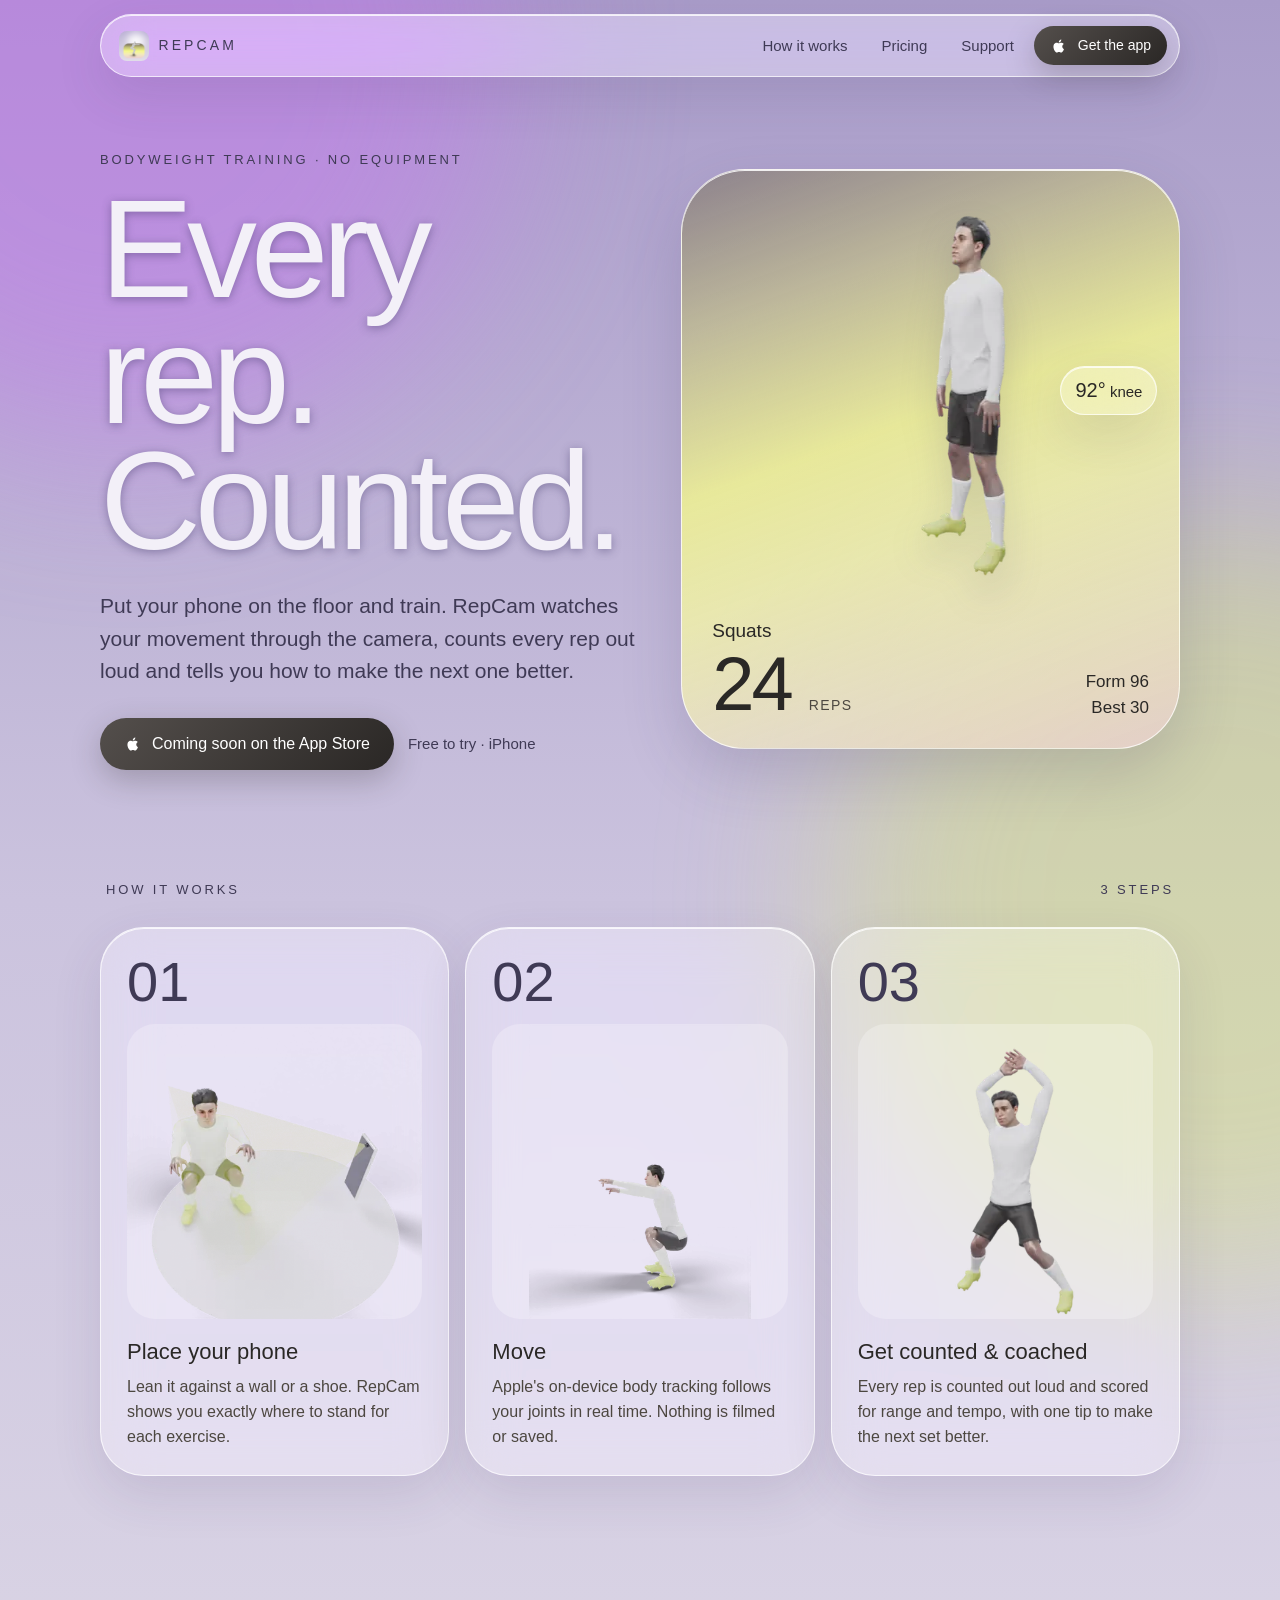
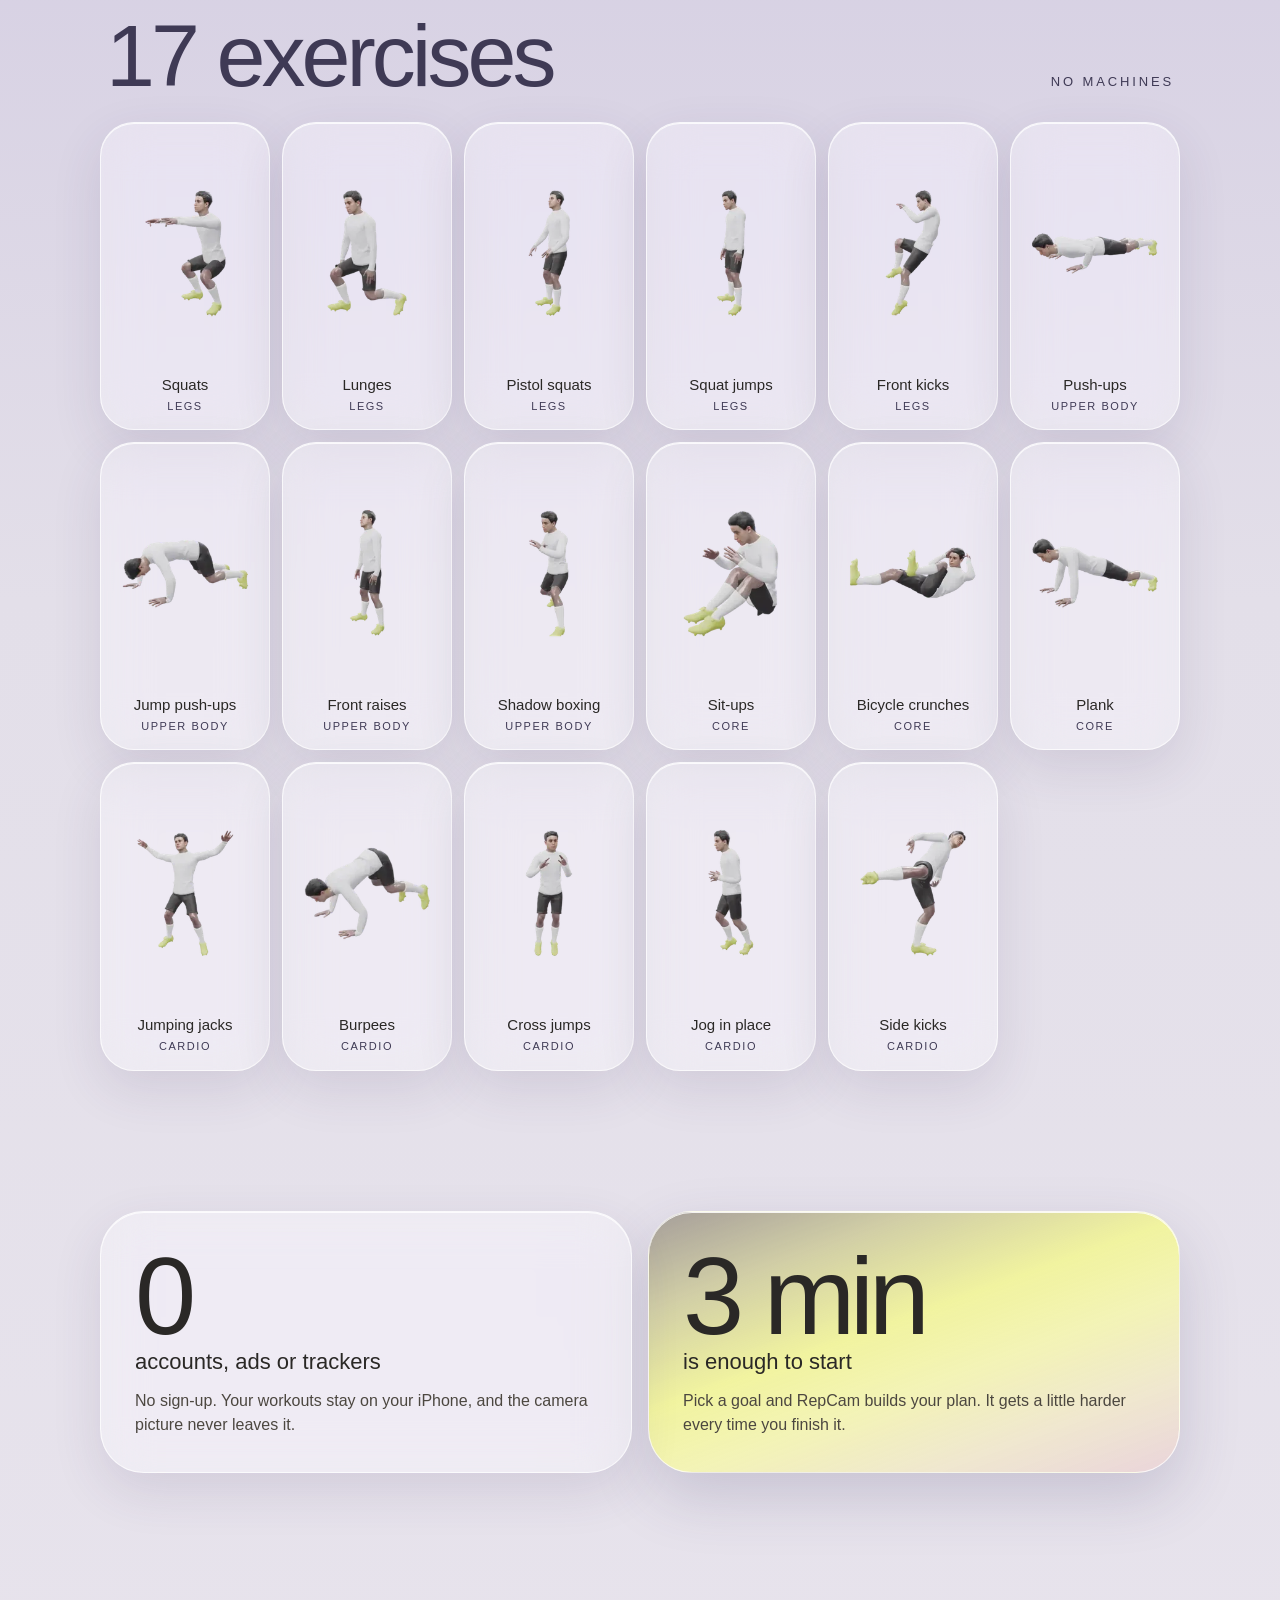
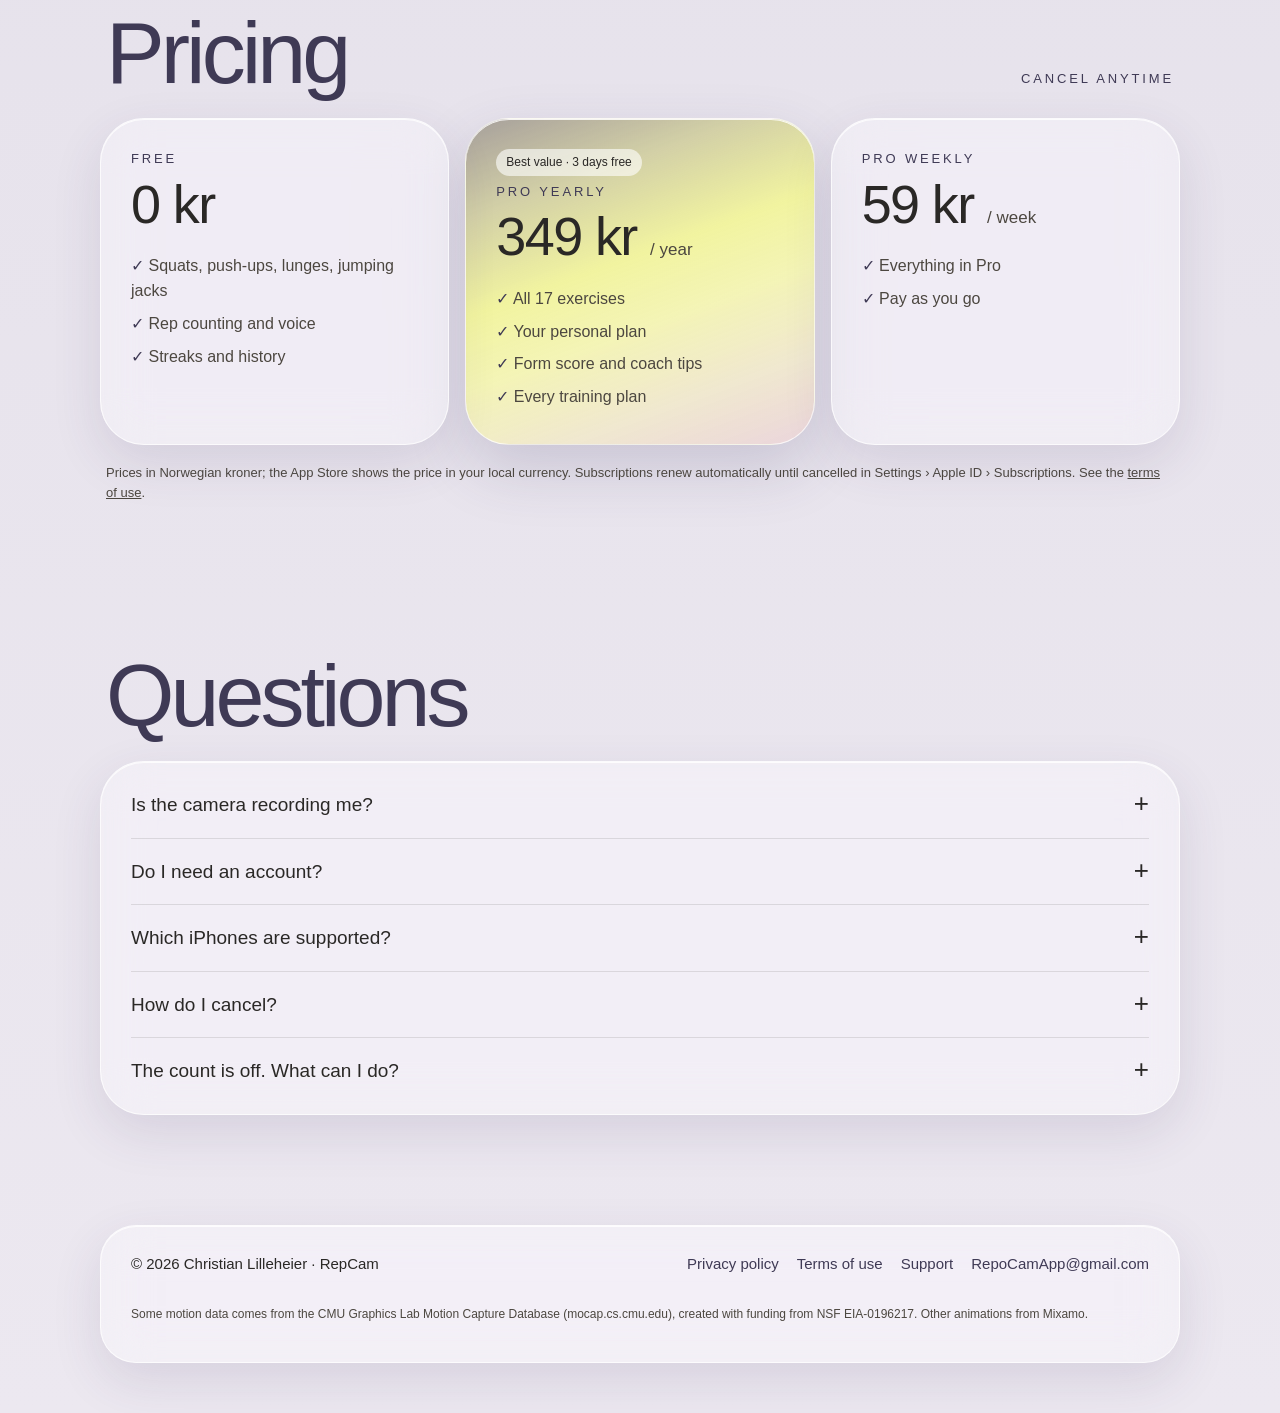
<file: index.html>
<!doctype html>
<html lang="en">
<head>
<meta charset="utf-8">
<meta name="viewport" content="width=device-width, initial-scale=1">
<title>RepCam — Every rep. Counted.</title>
<meta name="description" content="RepCam counts your bodyweight reps with your iPhone camera. 17 exercises, no equipment, no account.">
<meta name="theme-color" content="#a99cc9">
<meta property="og:title" content="RepCam — Every rep. Counted.">
<meta property="og:description" content="RepCam counts your bodyweight reps with your iPhone camera. 17 exercises, no equipment, no account.">
<meta property="og:image" content="assets/img/icon.png">
<link rel="icon" type="image/png" href="favicon.png">
<link rel="apple-touch-icon" href="apple-touch-icon.png">
<link rel="stylesheet" href="assets/site.css">
</head>
<body>
<header class="top wrap">
  <div class="bar glass">
    <a class="brand" href="./"><img src="assets/img/icon.png" alt="">REPCAM</a>
    <nav class="nav">
      <a class="hide-sm" href="#how">How it works</a>
      <a class="hide-sm" href="#pricing">Pricing</a>
      <a href="support/">Support</a>
      <a class="btn small" href="#download"><svg viewBox="0 0 24 24" aria-hidden="true" fill="currentColor"><path d="M16.37 12.6c-.02-2.2 1.8-3.26 1.88-3.31-1.03-1.5-2.62-1.7-3.18-1.73-1.35-.14-2.64.8-3.33.8-.69 0-1.74-.78-2.87-.76-1.47.02-2.83.86-3.59 2.18-1.53 2.66-.39 6.6 1.1 8.75.73 1.05 1.6 2.24 2.73 2.2 1.1-.04 1.51-.71 2.84-.71 1.32 0 1.7.71 2.86.69 1.18-.02 1.93-1.07 2.65-2.13.84-1.22 1.18-2.4 1.2-2.46-.03-.01-2.3-.88-2.32-3.5zM14.2 6.13c.6-.73 1.01-1.75.9-2.76-.87.04-1.92.58-2.54 1.31-.56.64-1.05 1.67-.92 2.66.97.08 1.96-.49 2.56-1.21z"/></svg>Get the app</a>
    </nav>
  </div>
</header>
<main class="wrap">

<section class="hero">
  <div>
    <span class="label">Bodyweight training · No equipment</span>
    <h1 class="huge" style="margin-top:14px">Every<br>rep.<br>Counted.</h1>
    <p class="lead">Put your phone on the floor and train. RepCam watches your movement through the camera, counts every rep out loud and tells you how to make the next one better.</p>
    <div id="download" style="display:flex;gap:14px;flex-wrap:wrap;align-items:center">
      <a class="btn" href="#" aria-disabled="true"><svg viewBox="0 0 24 24" aria-hidden="true" fill="currentColor"><path d="M16.37 12.6c-.02-2.2 1.8-3.26 1.88-3.31-1.03-1.5-2.62-1.7-3.18-1.73-1.35-.14-2.64.8-3.33.8-.69 0-1.74-.78-2.87-.76-1.47.02-2.83.86-3.59 2.18-1.53 2.66-.39 6.6 1.1 8.75.73 1.05 1.6 2.24 2.73 2.2 1.1-.04 1.51-.71 2.84-.71 1.32 0 1.7.71 2.86.69 1.18-.02 1.93-1.07 2.65-2.13.84-1.22 1.18-2.4 1.2-2.46-.03-.01-2.3-.88-2.32-3.5zM14.2 6.13c.6-.73 1.01-1.75.9-2.76-.87.04-1.92.58-2.54 1.31-.56.64-1.05 1.67-.92 2.66.97.08 1.96-.49 2.56-1.21z"/></svg>Coming soon on the App Store</a>
      <span style="color:var(--label);font-size:15px">Free to try · iPhone</span>
    </div>
  </div>
  <div class="card yellow" aria-hidden="true">
    <span class="chip glass"><b>92°</b> knee</span>
    <img class="trainer" src="assets/img/loop_squats.webp" alt="" width="400" height="400">
    <div class="row">
      <div><div style="font-size:19px">Squats</div><div class="count">24 <span style="font-size:14px;letter-spacing:.1em;color:var(--ink-soft)">REPS</span></div></div>
      <div class="meta"><div>Form 96</div><div>Best 30</div></div>
    </div>
  </div>
</section>

<section id="how">
  <div class="section-head"><span class="label">How it works</span><span class="label">3 steps</span></div>
  <div class="steps">
    <div class="step glass"><div class="num">01</div><img src="assets/img/setup_squats.webp" alt="Phone leaning against a wall, 2–3 metres away" loading="lazy"><h3>Place your phone</h3><p>Lean it against a wall or a shoe. RepCam shows you exactly where to stand for each exercise.</p></div>
    <div class="step glass"><div class="num">02</div><img src="assets/img/view_squats.webp" alt="What the camera sees" loading="lazy"><h3>Move</h3><p>Apple's on-device body tracking follows your joints in real time. Nothing is filmed or saved.</p></div>
    <div class="step glass"><div class="num">03</div><img src="assets/img/loop_jumpingJacks.webp" alt="3D trainer doing jumping jacks" loading="lazy"><h3>Get counted &amp; coached</h3><p>Every rep is counted out loud and scored for range and tempo, with one tip to make the next set better.</p></div>
  </div>
</section>

<section id="exercises">
  <div class="section-head"><h2 class="huge">17 exercises</h2><span class="label">No machines</span></div>
  <div class="grid"><div class="ex glass"><img src="assets/img/still_squats.webp" alt="Squats" loading="lazy" width="240" height="240">Squats<span class="tag">Legs</span></div><div class="ex glass"><img src="assets/img/still_lunges.webp" alt="Lunges" loading="lazy" width="240" height="240">Lunges<span class="tag">Legs</span></div><div class="ex glass"><img src="assets/img/still_pistolSquats.webp" alt="Pistol squats" loading="lazy" width="240" height="240">Pistol squats<span class="tag">Legs</span></div><div class="ex glass"><img src="assets/img/still_squatJumps.webp" alt="Squat jumps" loading="lazy" width="240" height="240">Squat jumps<span class="tag">Legs</span></div><div class="ex glass"><img src="assets/img/still_frontKicks.webp" alt="Front kicks" loading="lazy" width="240" height="240">Front kicks<span class="tag">Legs</span></div><div class="ex glass"><img src="assets/img/still_pushUps.webp" alt="Push-ups" loading="lazy" width="240" height="240">Push-ups<span class="tag">Upper body</span></div><div class="ex glass"><img src="assets/img/still_jumpPushUps.webp" alt="Jump push-ups" loading="lazy" width="240" height="240">Jump push-ups<span class="tag">Upper body</span></div><div class="ex glass"><img src="assets/img/still_frontRaises.webp" alt="Front raises" loading="lazy" width="240" height="240">Front raises<span class="tag">Upper body</span></div><div class="ex glass"><img src="assets/img/still_shadowBoxing.webp" alt="Shadow boxing" loading="lazy" width="240" height="240">Shadow boxing<span class="tag">Upper body</span></div><div class="ex glass"><img src="assets/img/still_sitUps.webp" alt="Sit-ups" loading="lazy" width="240" height="240">Sit-ups<span class="tag">Core</span></div><div class="ex glass"><img src="assets/img/still_bicycleCrunches.webp" alt="Bicycle crunches" loading="lazy" width="240" height="240">Bicycle crunches<span class="tag">Core</span></div><div class="ex glass"><img src="assets/img/still_plank.webp" alt="Plank" loading="lazy" width="240" height="240">Plank<span class="tag">Core</span></div><div class="ex glass"><img src="assets/img/still_jumpingJacks.webp" alt="Jumping jacks" loading="lazy" width="240" height="240">Jumping jacks<span class="tag">Cardio</span></div><div class="ex glass"><img src="assets/img/still_burpees.webp" alt="Burpees" loading="lazy" width="240" height="240">Burpees<span class="tag">Cardio</span></div><div class="ex glass"><img src="assets/img/still_crossJumps.webp" alt="Cross jumps" loading="lazy" width="240" height="240">Cross jumps<span class="tag">Cardio</span></div><div class="ex glass"><img src="assets/img/still_jogInPlace.webp" alt="Jog in place" loading="lazy" width="240" height="240">Jog in place<span class="tag">Cardio</span></div><div class="ex glass"><img src="assets/img/still_sideKicks.webp" alt="Side kicks" loading="lazy" width="240" height="240">Side kicks<span class="tag">Cardio</span></div></div>
</section>

<section>
  <div class="split">
    <div class="panel glass"><div class="big">0</div><h3>accounts, ads or trackers</h3><p>No sign-up. Your workouts stay on your iPhone, and the camera picture never leaves it.</p></div>
    <div class="panel yellow"><div class="big">3 min</div><h3>is enough to start</h3><p>Pick a goal and RepCam builds your plan. It gets a little harder every time you finish it.</p></div>
  </div>
</section>

<section id="pricing">
  <div class="section-head"><h2 class="huge">Pricing</h2><span class="label">Cancel anytime</span></div>
  <div class="prices">
    <div class="price glass"><span class="label">Free</span><div class="amount">0 kr</div>
      <ul><li>Squats, push-ups, lunges, jumping jacks</li><li>Rep counting and voice</li><li>Streaks and history</li></ul></div>
    <div class="price yellow"><span class="badge">Best value · 3 days free</span><span class="label">Pro yearly</span><div class="amount">349 kr <small>/ year</small></div>
      <ul><li>All 17 exercises</li><li>Your personal plan</li><li>Form score and coach tips</li><li>Every training plan</li></ul></div>
    <div class="price glass"><span class="label">Pro weekly</span><div class="amount">59 kr <small>/ week</small></div>
      <ul><li>Everything in Pro</li><li>Pay as you go</li></ul></div>
  </div>
  <p class="fine">Prices in Norwegian kroner; the App Store shows the price in your local currency. Subscriptions renew automatically until cancelled in Settings › Apple ID › Subscriptions. See the <a href="terms/">terms of use</a>.</p>
</section>

<section id="faq">
  <div class="section-head"><h2 class="huge">Questions</h2></div>
  <div class="faq glass">
    <details><summary>Is the camera recording me?</summary><p>No. Each camera frame is analysed on your iPhone to find the position of your joints and then thrown away. No video or photo is ever saved or sent anywhere.</p></details>
    <details><summary>Do I need an account?</summary><p>No. RepCam works without sign-up. Your Pro subscription is tied to your Apple ID, so it follows you to a new iPhone — just tap Restore purchases.</p></details>
    <details><summary>Which iPhones are supported?</summary><p>Any iPhone that runs the latest iOS. RepCam uses the front camera.</p></details>
    <details><summary>How do I cancel?</summary><p>Open Settings on your iPhone › your name › Subscriptions › RepCam, or tap Manage subscription inside RepCam's settings.</p></details>
    <details><summary>The count is off. What can I do?</summary><p>Most miscounts come from the phone position. Tap the question mark during a set to see exactly where to put your phone, and make sure your whole body is in the picture. Still stuck? <a href="support/">Contact support</a>.</p></details>
  </div>
</section>

</main>
<footer class="wrap">
  <div class="bar glass">
    <span>© 2026 Christian Lilleheier · RepCam</span>
    <nav>
      <a href="privacy/">Privacy policy</a>
      <a href="terms/">Terms of use</a>
      <a href="support/">Support</a>
      <a href="mailto:RepoCamApp@gmail.com">RepoCamApp@gmail.com</a>
    </nav>
    <p class="credit">Some motion data comes from the CMU Graphics Lab Motion Capture Database (mocap.cs.cmu.edu), created with funding from NSF EIA-0196217. Other animations from Mixamo.</p>
  </div>
</footer>
</body>
</html>
</file>
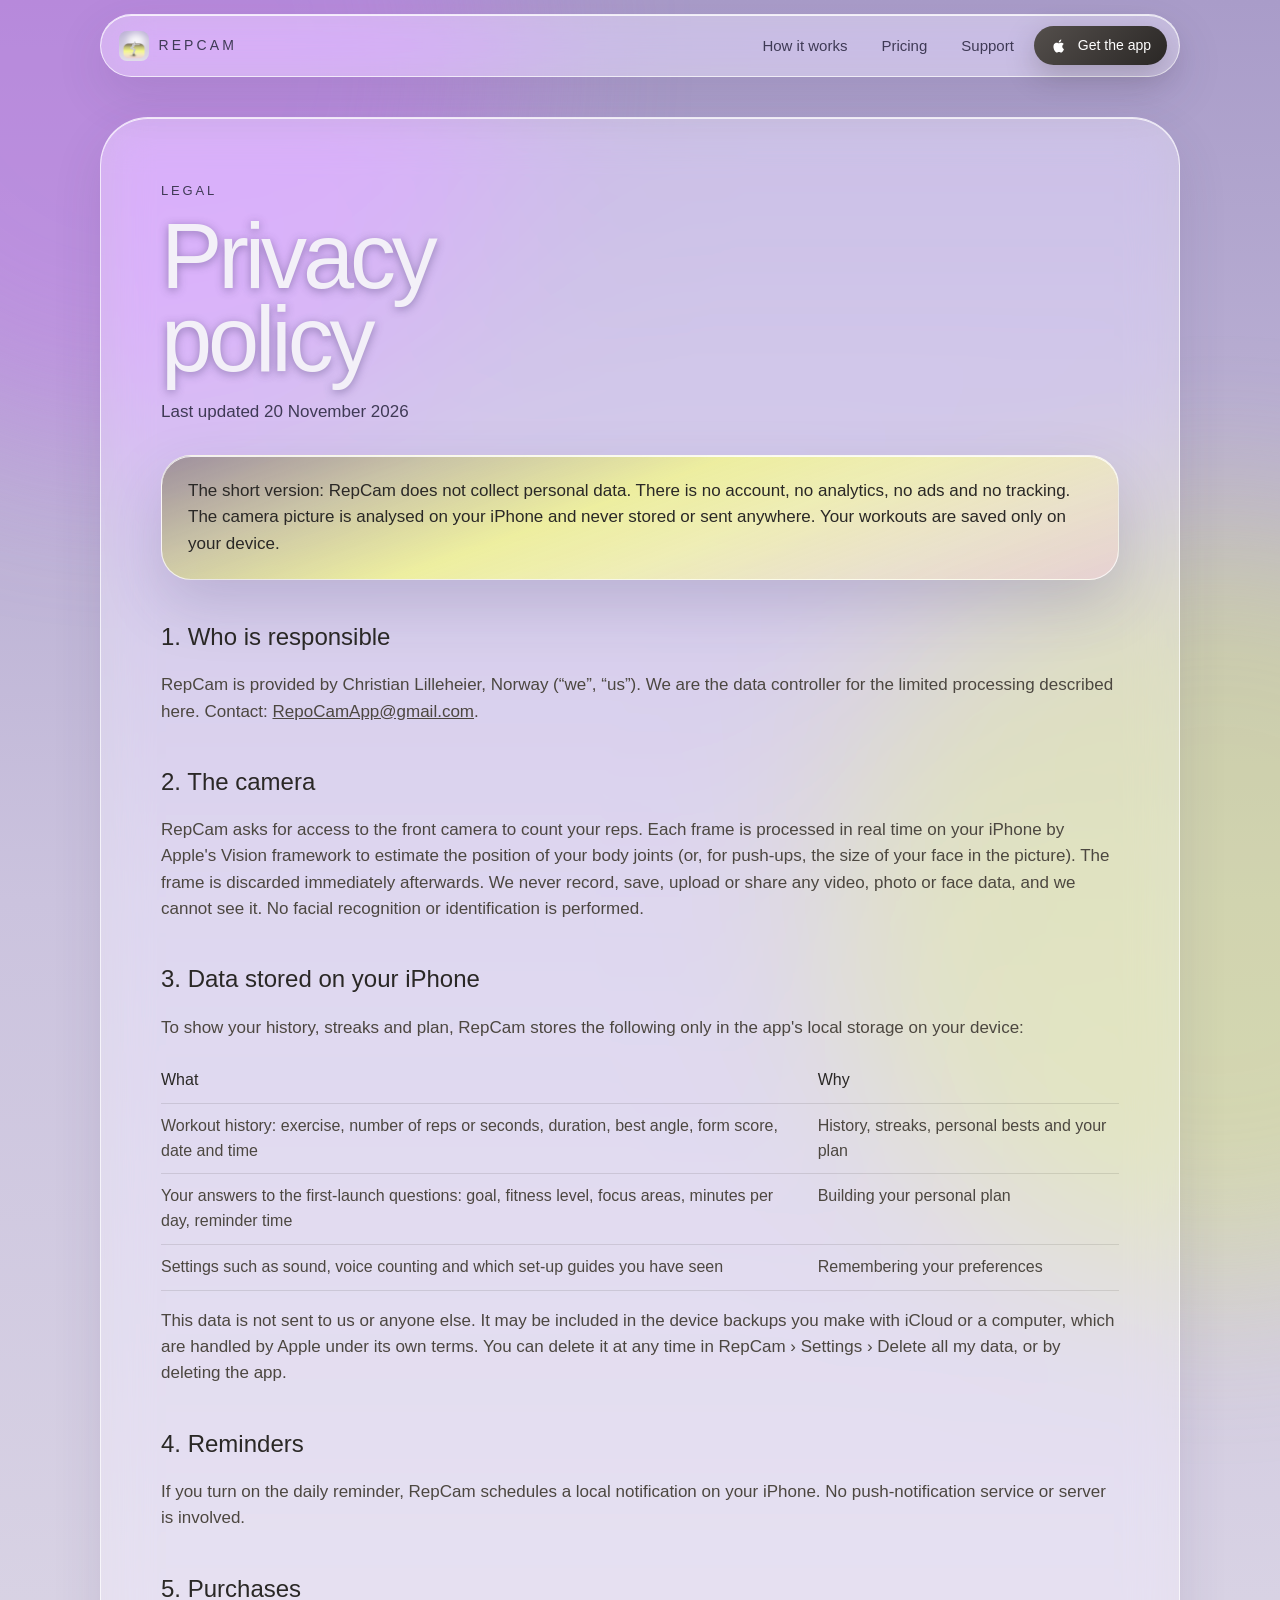
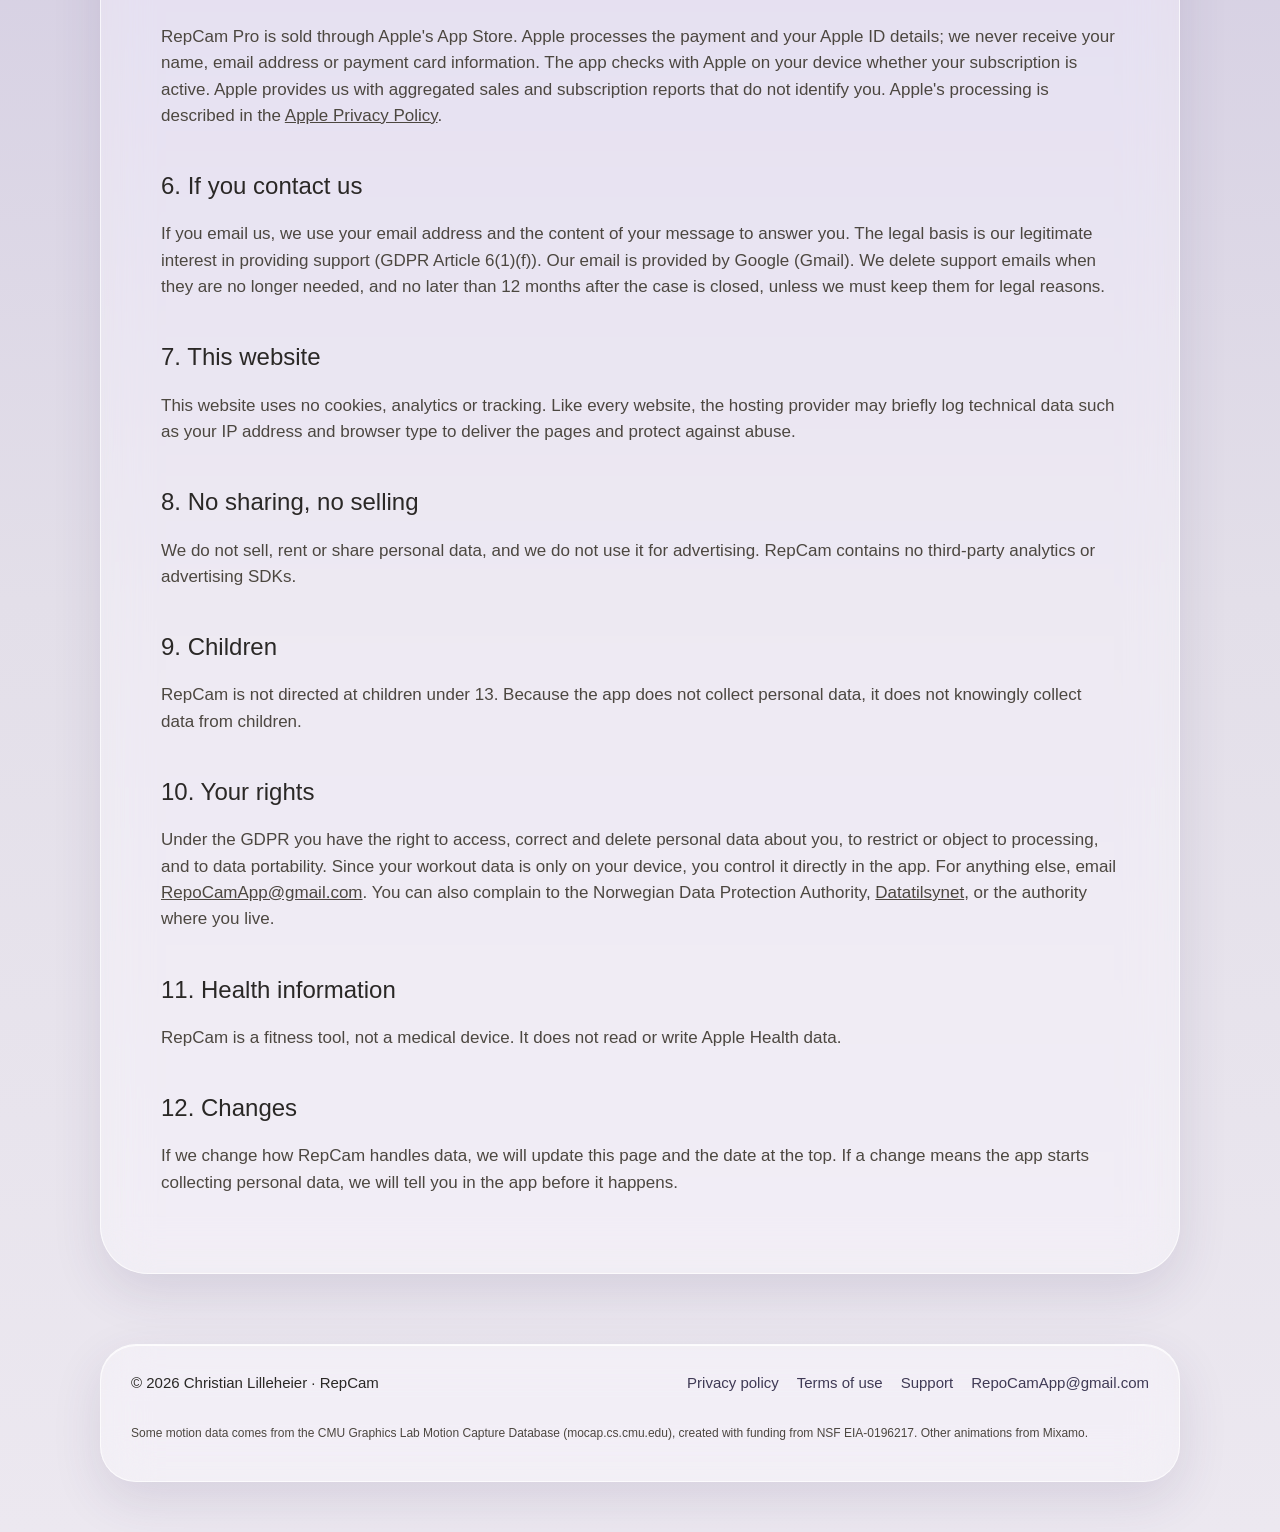
<file: privacy/index.html>
<!doctype html>
<html lang="en">
<head>
<meta charset="utf-8">
<meta name="viewport" content="width=device-width, initial-scale=1">
<title>Privacy policy — RepCam</title>
<meta name="description" content="How RepCam handles your data: no account, no tracking, camera processed on your iPhone.">
<meta name="theme-color" content="#a99cc9">
<meta property="og:title" content="Privacy policy — RepCam">
<meta property="og:description" content="How RepCam handles your data: no account, no tracking, camera processed on your iPhone.">
<meta property="og:image" content="../assets/img/icon.png">
<link rel="icon" type="image/png" href="../favicon.png">
<link rel="apple-touch-icon" href="../apple-touch-icon.png">
<link rel="stylesheet" href="../assets/site.css">
</head>
<body>
<header class="top wrap">
  <div class="bar glass">
    <a class="brand" href="../"><img src="../assets/img/icon.png" alt="">REPCAM</a>
    <nav class="nav">
      <a class="hide-sm" href="../#how">How it works</a>
      <a class="hide-sm" href="../#pricing">Pricing</a>
      <a href="../support/">Support</a>
      <a class="btn small" href="../#download"><svg viewBox="0 0 24 24" aria-hidden="true" fill="currentColor"><path d="M16.37 12.6c-.02-2.2 1.8-3.26 1.88-3.31-1.03-1.5-2.62-1.7-3.18-1.73-1.35-.14-2.64.8-3.33.8-.69 0-1.74-.78-2.87-.76-1.47.02-2.83.86-3.59 2.18-1.53 2.66-.39 6.6 1.1 8.75.73 1.05 1.6 2.24 2.73 2.2 1.1-.04 1.51-.71 2.84-.71 1.32 0 1.7.71 2.86.69 1.18-.02 1.93-1.07 2.65-2.13.84-1.22 1.18-2.4 1.2-2.46-.03-.01-2.3-.88-2.32-3.5zM14.2 6.13c.6-.73 1.01-1.75.9-2.76-.87.04-1.92.58-2.54 1.31-.56.64-1.05 1.67-.92 2.66.97.08 1.96-.49 2.56-1.21z"/></svg>Get the app</a>
    </nav>
  </div>
</header>
<main class="wrap">

<article class="doc glass">
<span class="label">Legal</span>
<h1 class="huge" style="margin-top:12px">Privacy<br>policy</h1>
<p class="updated">Last updated 20 November 2026</p>
<div class="summary yellow"><p><strong style="font-weight:400">The short version:</strong> RepCam does not collect personal data. There is no account, no analytics, no ads and no tracking. The camera picture is analysed on your iPhone and never stored or sent anywhere. Your workouts are saved only on your device.</p></div>

<h2>1. Who is responsible</h2>
<p>RepCam is provided by Christian Lilleheier, Norway (“we”, “us”). We are the data controller for the limited processing described here. Contact: <a href="mailto:RepoCamApp@gmail.com">RepoCamApp@gmail.com</a>.</p>

<h2>2. The camera</h2>
<p>RepCam asks for access to the front camera to count your reps. Each frame is processed in real time on your iPhone by Apple's Vision framework to estimate the position of your body joints (or, for push-ups, the size of your face in the picture). The frame is discarded immediately afterwards. We never record, save, upload or share any video, photo or face data, and we cannot see it. No facial recognition or identification is performed.</p>

<h2>3. Data stored on your iPhone</h2>
<p>To show your history, streaks and plan, RepCam stores the following only in the app's local storage on your device:</p>
<table>
<tr><th>What</th><th>Why</th></tr>
<tr><td>Workout history: exercise, number of reps or seconds, duration, best angle, form score, date and time</td><td>History, streaks, personal bests and your plan</td></tr>
<tr><td>Your answers to the first-launch questions: goal, fitness level, focus areas, minutes per day, reminder time</td><td>Building your personal plan</td></tr>
<tr><td>Settings such as sound, voice counting and which set-up guides you have seen</td><td>Remembering your preferences</td></tr>
</table>
<p>This data is not sent to us or anyone else. It may be included in the device backups you make with iCloud or a computer, which are handled by Apple under its own terms. You can delete it at any time in RepCam › Settings › Delete all my data, or by deleting the app.</p>

<h2>4. Reminders</h2>
<p>If you turn on the daily reminder, RepCam schedules a local notification on your iPhone. No push-notification service or server is involved.</p>

<h2>5. Purchases</h2>
<p>RepCam Pro is sold through Apple's App Store. Apple processes the payment and your Apple ID details; we never receive your name, email address or payment card information. The app checks with Apple on your device whether your subscription is active. Apple provides us with aggregated sales and subscription reports that do not identify you. Apple's processing is described in the <a href="https://www.apple.com/legal/privacy/">Apple Privacy Policy</a>.</p>

<h2>6. If you contact us</h2>
<p>If you email us, we use your email address and the content of your message to answer you. The legal basis is our legitimate interest in providing support (GDPR Article 6(1)(f)). Our email is provided by Google (Gmail). We delete support emails when they are no longer needed, and no later than 12 months after the case is closed, unless we must keep them for legal reasons.</p>

<h2>7. This website</h2>
<p>This website uses no cookies, analytics or tracking. Like every website, the hosting provider may briefly log technical data such as your IP address and browser type to deliver the pages and protect against abuse.</p>

<h2>8. No sharing, no selling</h2>
<p>We do not sell, rent or share personal data, and we do not use it for advertising. RepCam contains no third-party analytics or advertising SDKs.</p>

<h2>9. Children</h2>
<p>RepCam is not directed at children under 13. Because the app does not collect personal data, it does not knowingly collect data from children.</p>

<h2>10. Your rights</h2>
<p>Under the GDPR you have the right to access, correct and delete personal data about you, to restrict or object to processing, and to data portability. Since your workout data is only on your device, you control it directly in the app. For anything else, email <a href="mailto:RepoCamApp@gmail.com">RepoCamApp@gmail.com</a>. You can also complain to the Norwegian Data Protection Authority, <a href="https://www.datatilsynet.no/en/">Datatilsynet</a>, or the authority where you live.</p>

<h2>11. Health information</h2>
<p>RepCam is a fitness tool, not a medical device. It does not read or write Apple Health data.</p>

<h2>12. Changes</h2>
<p>If we change how RepCam handles data, we will update this page and the date at the top. If a change means the app starts collecting personal data, we will tell you in the app before it happens.</p>
</article>

</main>
<footer class="wrap">
  <div class="bar glass">
    <span>© 2026 Christian Lilleheier · RepCam</span>
    <nav>
      <a href="../privacy/">Privacy policy</a>
      <a href="../terms/">Terms of use</a>
      <a href="../support/">Support</a>
      <a href="mailto:RepoCamApp@gmail.com">RepoCamApp@gmail.com</a>
    </nav>
    <p class="credit">Some motion data comes from the CMU Graphics Lab Motion Capture Database (mocap.cs.cmu.edu), created with funding from NSF EIA-0196217. Other animations from Mixamo.</p>
  </div>
</footer>
</body>
</html>
</file>
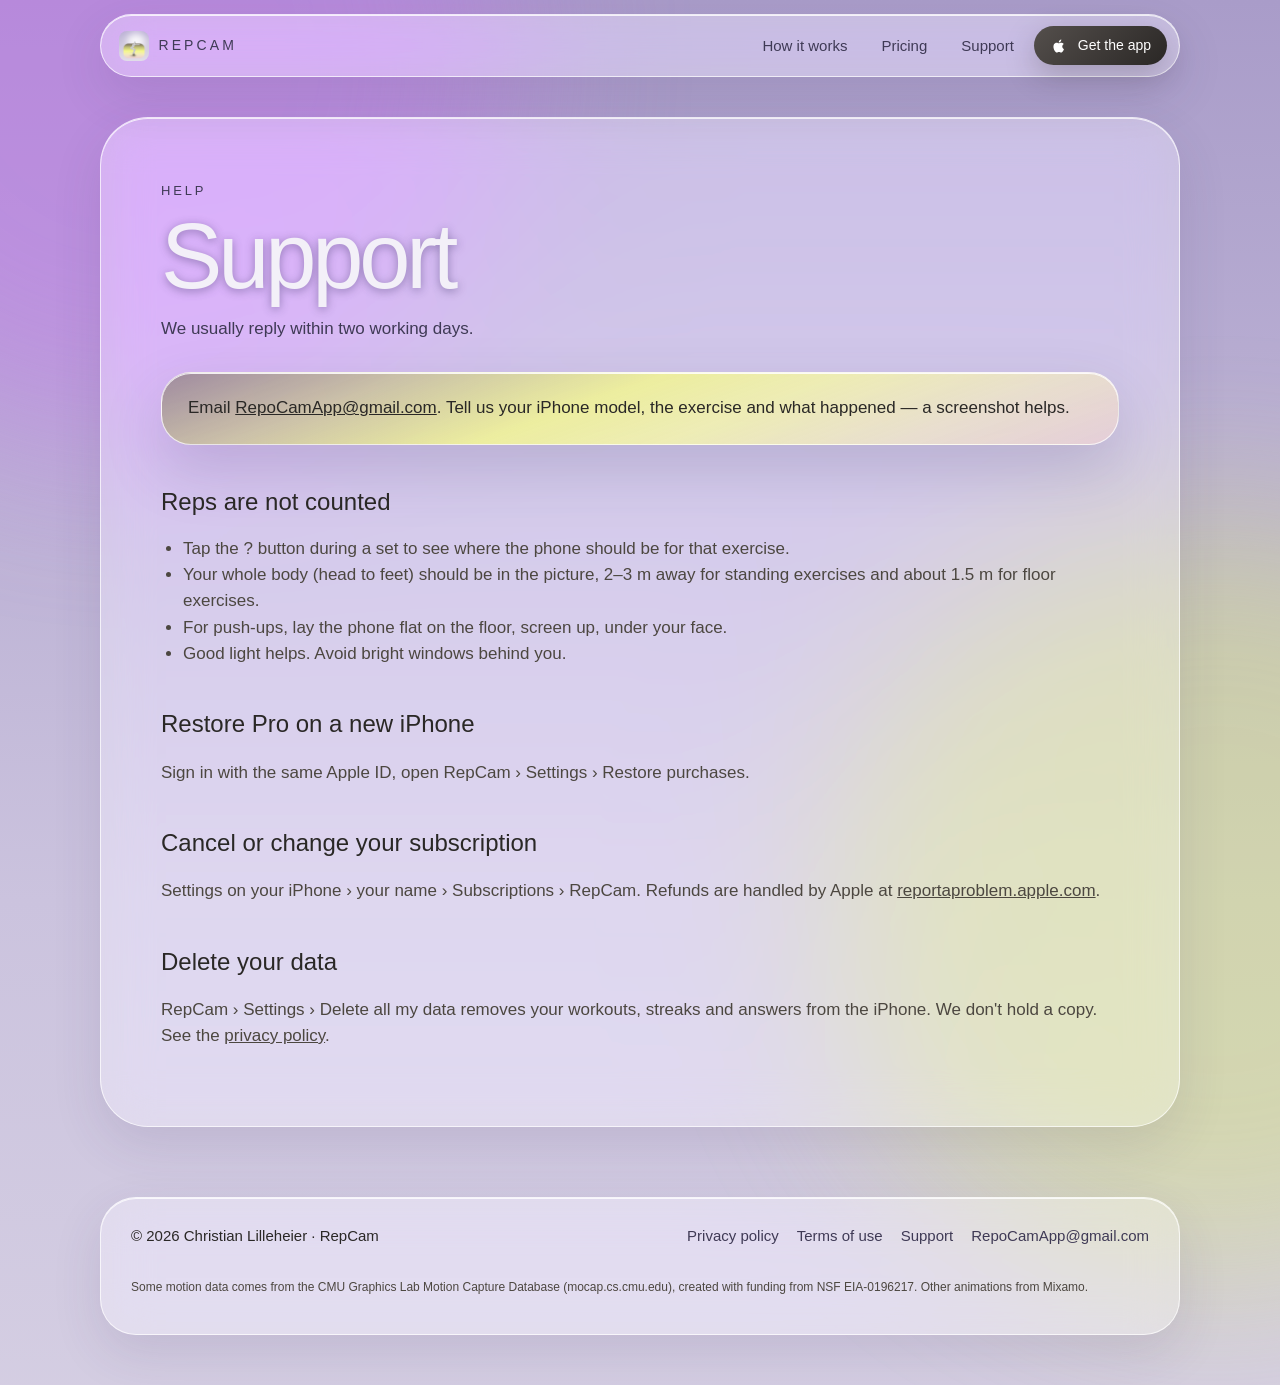
<file: support/index.html>
<!doctype html>
<html lang="en">
<head>
<meta charset="utf-8">
<meta name="viewport" content="width=device-width, initial-scale=1">
<title>Support — RepCam</title>
<meta name="description" content="Help with RepCam: rep counting, restoring purchases, cancelling and contact.">
<meta name="theme-color" content="#a99cc9">
<meta property="og:title" content="Support — RepCam">
<meta property="og:description" content="Help with RepCam: rep counting, restoring purchases, cancelling and contact.">
<meta property="og:image" content="../assets/img/icon.png">
<link rel="icon" type="image/png" href="../favicon.png">
<link rel="apple-touch-icon" href="../apple-touch-icon.png">
<link rel="stylesheet" href="../assets/site.css">
</head>
<body>
<header class="top wrap">
  <div class="bar glass">
    <a class="brand" href="../"><img src="../assets/img/icon.png" alt="">REPCAM</a>
    <nav class="nav">
      <a class="hide-sm" href="../#how">How it works</a>
      <a class="hide-sm" href="../#pricing">Pricing</a>
      <a href="../support/">Support</a>
      <a class="btn small" href="../#download"><svg viewBox="0 0 24 24" aria-hidden="true" fill="currentColor"><path d="M16.37 12.6c-.02-2.2 1.8-3.26 1.88-3.31-1.03-1.5-2.62-1.7-3.18-1.73-1.35-.14-2.64.8-3.33.8-.69 0-1.74-.78-2.87-.76-1.47.02-2.83.86-3.59 2.18-1.53 2.66-.39 6.6 1.1 8.75.73 1.05 1.6 2.24 2.73 2.2 1.1-.04 1.51-.71 2.84-.71 1.32 0 1.7.71 2.86.69 1.18-.02 1.93-1.07 2.65-2.13.84-1.22 1.18-2.4 1.2-2.46-.03-.01-2.3-.88-2.32-3.5zM14.2 6.13c.6-.73 1.01-1.75.9-2.76-.87.04-1.92.58-2.54 1.31-.56.64-1.05 1.67-.92 2.66.97.08 1.96-.49 2.56-1.21z"/></svg>Get the app</a>
    </nav>
  </div>
</header>
<main class="wrap">

<article class="doc glass">
<span class="label">Help</span>
<h1 class="huge" style="margin-top:12px">Support</h1>
<p class="updated">We usually reply within two working days.</p>
<div class="summary yellow"><p>Email <a href="mailto:RepoCamApp@gmail.com?subject=RepCam%20support">RepoCamApp@gmail.com</a>. Tell us your iPhone model, the exercise and what happened — a screenshot helps.</p></div>

<h2>Reps are not counted</h2>
<ul>
<li>Tap the <strong style="font-weight:400">?</strong> button during a set to see where the phone should be for that exercise.</li>
<li>Your whole body (head to feet) should be in the picture, 2–3 m away for standing exercises and about 1.5 m for floor exercises.</li>
<li>For push-ups, lay the phone flat on the floor, screen up, under your face.</li>
<li>Good light helps. Avoid bright windows behind you.</li>
</ul>

<h2>Restore Pro on a new iPhone</h2>
<p>Sign in with the same Apple ID, open RepCam › Settings › Restore purchases.</p>

<h2>Cancel or change your subscription</h2>
<p>Settings on your iPhone › your name › Subscriptions › RepCam. Refunds are handled by Apple at <a href="https://reportaproblem.apple.com">reportaproblem.apple.com</a>.</p>

<h2>Delete your data</h2>
<p>RepCam › Settings › Delete all my data removes your workouts, streaks and answers from the iPhone. We don't hold a copy. See the <a href="../privacy/">privacy policy</a>.</p>
</article>

</main>
<footer class="wrap">
  <div class="bar glass">
    <span>© 2026 Christian Lilleheier · RepCam</span>
    <nav>
      <a href="../privacy/">Privacy policy</a>
      <a href="../terms/">Terms of use</a>
      <a href="../support/">Support</a>
      <a href="mailto:RepoCamApp@gmail.com">RepoCamApp@gmail.com</a>
    </nav>
    <p class="credit">Some motion data comes from the CMU Graphics Lab Motion Capture Database (mocap.cs.cmu.edu), created with funding from NSF EIA-0196217. Other animations from Mixamo.</p>
  </div>
</footer>
</body>
</html>
</file>
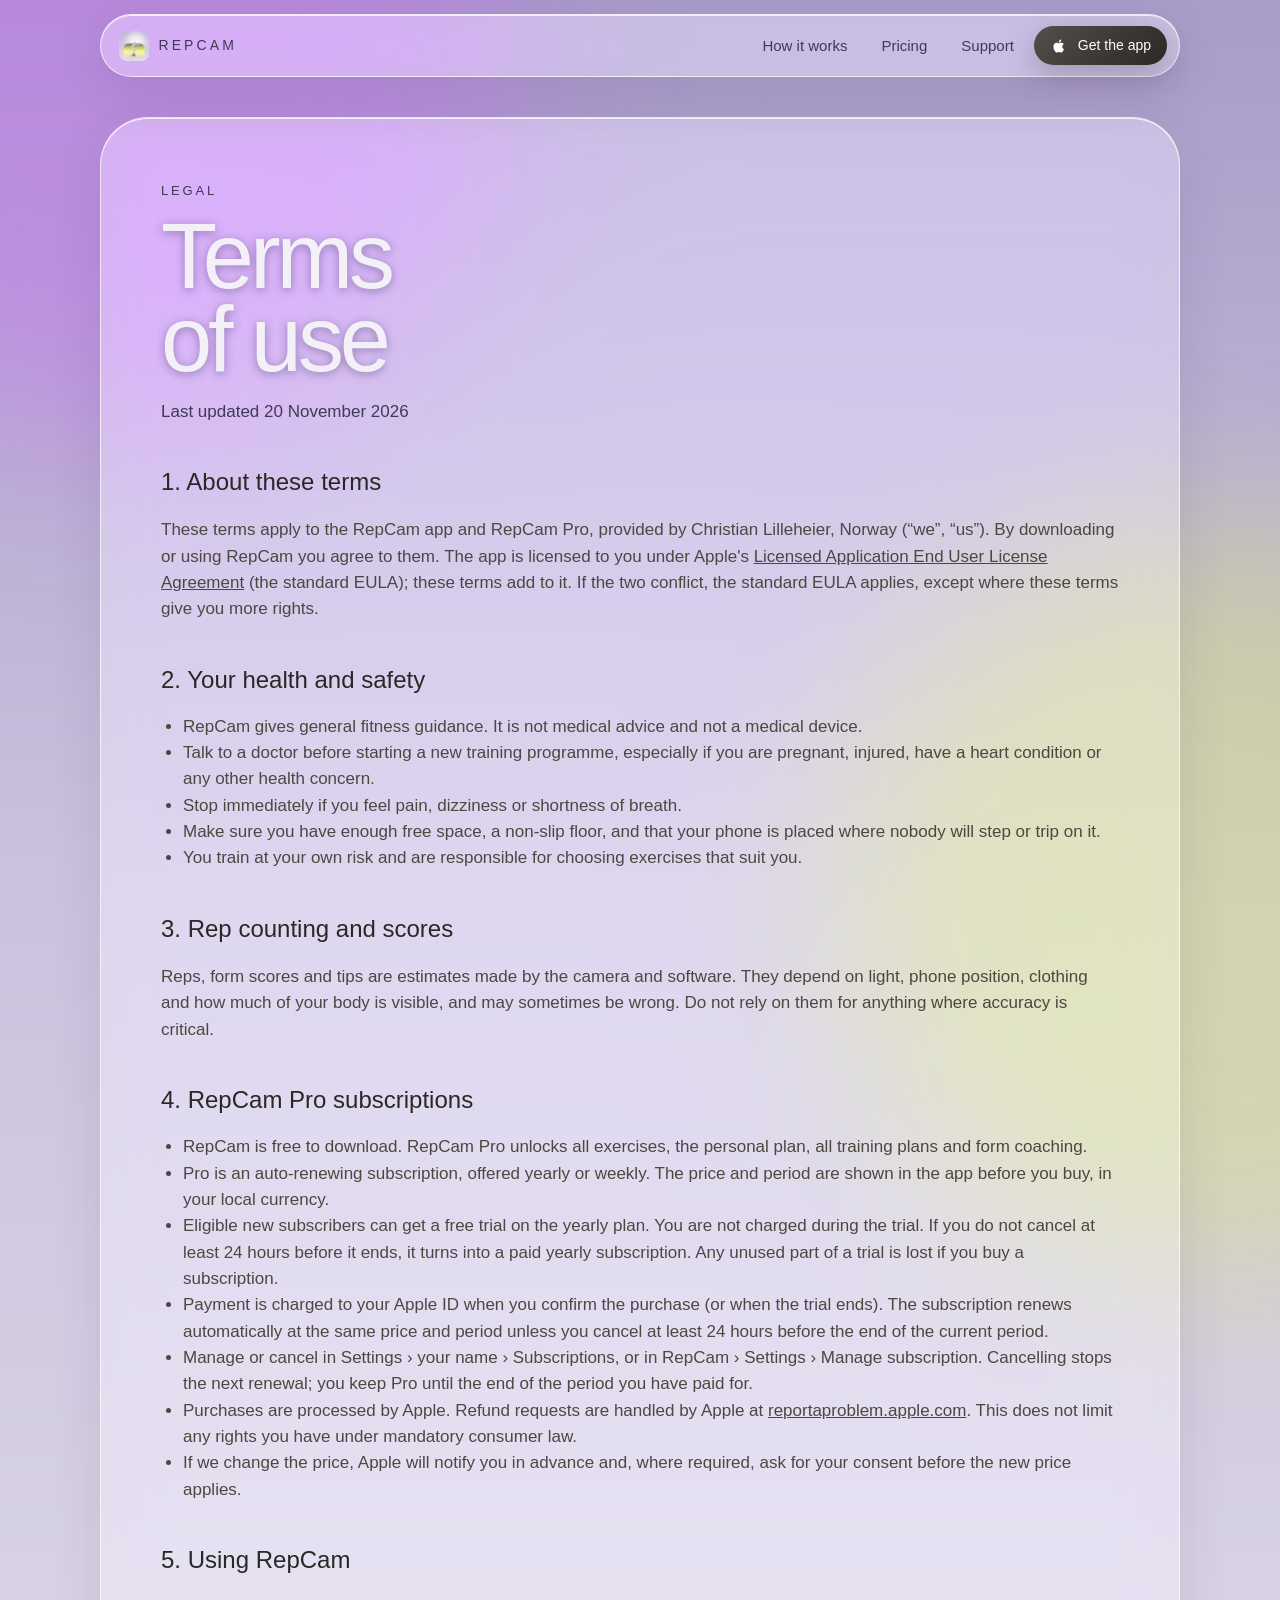
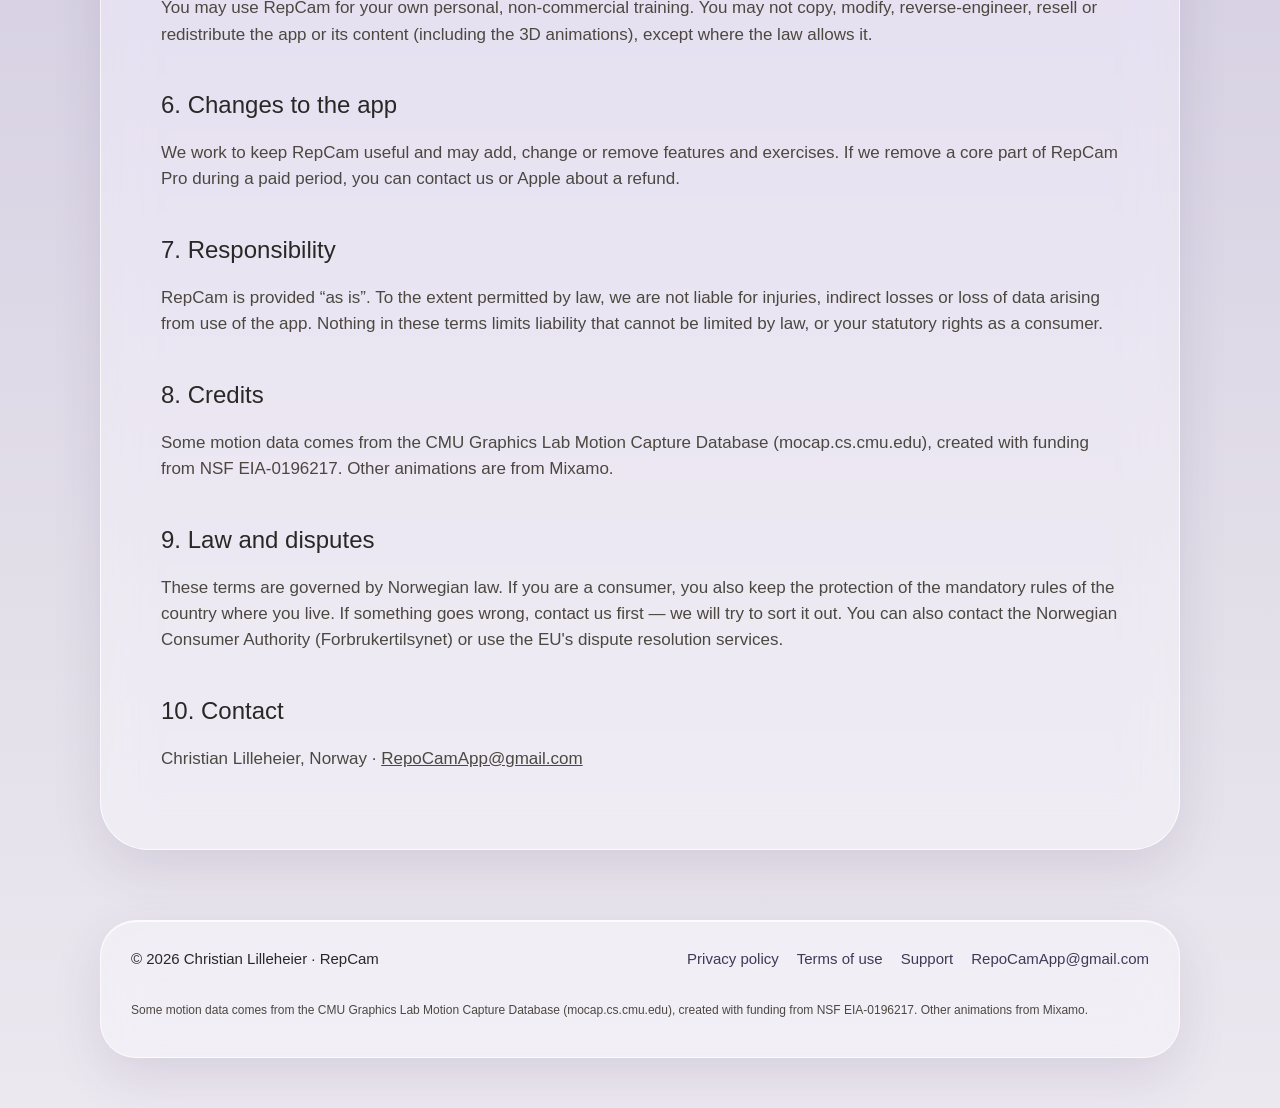
<file: terms/index.html>
<!doctype html>
<html lang="en">
<head>
<meta charset="utf-8">
<meta name="viewport" content="width=device-width, initial-scale=1">
<title>Terms of use — RepCam</title>
<meta name="description" content="Terms of use and subscription terms for RepCam and RepCam Pro.">
<meta name="theme-color" content="#a99cc9">
<meta property="og:title" content="Terms of use — RepCam">
<meta property="og:description" content="Terms of use and subscription terms for RepCam and RepCam Pro.">
<meta property="og:image" content="../assets/img/icon.png">
<link rel="icon" type="image/png" href="../favicon.png">
<link rel="apple-touch-icon" href="../apple-touch-icon.png">
<link rel="stylesheet" href="../assets/site.css">
</head>
<body>
<header class="top wrap">
  <div class="bar glass">
    <a class="brand" href="../"><img src="../assets/img/icon.png" alt="">REPCAM</a>
    <nav class="nav">
      <a class="hide-sm" href="../#how">How it works</a>
      <a class="hide-sm" href="../#pricing">Pricing</a>
      <a href="../support/">Support</a>
      <a class="btn small" href="../#download"><svg viewBox="0 0 24 24" aria-hidden="true" fill="currentColor"><path d="M16.37 12.6c-.02-2.2 1.8-3.26 1.88-3.31-1.03-1.5-2.62-1.7-3.18-1.73-1.35-.14-2.64.8-3.33.8-.69 0-1.74-.78-2.87-.76-1.47.02-2.83.86-3.59 2.18-1.53 2.66-.39 6.6 1.1 8.75.73 1.05 1.6 2.24 2.73 2.2 1.1-.04 1.51-.71 2.84-.71 1.32 0 1.7.71 2.86.69 1.18-.02 1.93-1.07 2.65-2.13.84-1.22 1.18-2.4 1.2-2.46-.03-.01-2.3-.88-2.32-3.5zM14.2 6.13c.6-.73 1.01-1.75.9-2.76-.87.04-1.92.58-2.54 1.31-.56.64-1.05 1.67-.92 2.66.97.08 1.96-.49 2.56-1.21z"/></svg>Get the app</a>
    </nav>
  </div>
</header>
<main class="wrap">

<article class="doc glass">
<span class="label">Legal</span>
<h1 class="huge" style="margin-top:12px">Terms<br>of use</h1>
<p class="updated">Last updated 20 November 2026</p>

<h2>1. About these terms</h2>
<p>These terms apply to the RepCam app and RepCam Pro, provided by Christian Lilleheier, Norway (“we”, “us”). By downloading or using RepCam you agree to them. The app is licensed to you under Apple's <a href="https://www.apple.com/legal/internet-services/itunes/dev/stdeula/">Licensed Application End User License Agreement</a> (the standard EULA); these terms add to it. If the two conflict, the standard EULA applies, except where these terms give you more rights.</p>

<h2>2. Your health and safety</h2>
<ul>
<li>RepCam gives general fitness guidance. It is not medical advice and not a medical device.</li>
<li>Talk to a doctor before starting a new training programme, especially if you are pregnant, injured, have a heart condition or any other health concern.</li>
<li>Stop immediately if you feel pain, dizziness or shortness of breath.</li>
<li>Make sure you have enough free space, a non-slip floor, and that your phone is placed where nobody will step or trip on it.</li>
<li>You train at your own risk and are responsible for choosing exercises that suit you.</li>
</ul>

<h2>3. Rep counting and scores</h2>
<p>Reps, form scores and tips are estimates made by the camera and software. They depend on light, phone position, clothing and how much of your body is visible, and may sometimes be wrong. Do not rely on them for anything where accuracy is critical.</p>

<h2>4. RepCam Pro subscriptions</h2>
<ul>
<li>RepCam is free to download. RepCam Pro unlocks all exercises, the personal plan, all training plans and form coaching.</li>
<li>Pro is an auto-renewing subscription, offered yearly or weekly. The price and period are shown in the app before you buy, in your local currency.</li>
<li>Eligible new subscribers can get a free trial on the yearly plan. You are not charged during the trial. If you do not cancel at least 24 hours before it ends, it turns into a paid yearly subscription. Any unused part of a trial is lost if you buy a subscription.</li>
<li>Payment is charged to your Apple ID when you confirm the purchase (or when the trial ends). The subscription renews automatically at the same price and period unless you cancel at least 24 hours before the end of the current period.</li>
<li>Manage or cancel in Settings › your name › Subscriptions, or in RepCam › Settings › Manage subscription. Cancelling stops the next renewal; you keep Pro until the end of the period you have paid for.</li>
<li>Purchases are processed by Apple. Refund requests are handled by Apple at <a href="https://reportaproblem.apple.com">reportaproblem.apple.com</a>. This does not limit any rights you have under mandatory consumer law.</li>
<li>If we change the price, Apple will notify you in advance and, where required, ask for your consent before the new price applies.</li>
</ul>

<h2>5. Using RepCam</h2>
<p>You may use RepCam for your own personal, non-commercial training. You may not copy, modify, reverse-engineer, resell or redistribute the app or its content (including the 3D animations), except where the law allows it.</p>

<h2>6. Changes to the app</h2>
<p>We work to keep RepCam useful and may add, change or remove features and exercises. If we remove a core part of RepCam Pro during a paid period, you can contact us or Apple about a refund.</p>

<h2>7. Responsibility</h2>
<p>RepCam is provided “as is”. To the extent permitted by law, we are not liable for injuries, indirect losses or loss of data arising from use of the app. Nothing in these terms limits liability that cannot be limited by law, or your statutory rights as a consumer.</p>

<h2>8. Credits</h2>
<p>Some motion data comes from the CMU Graphics Lab Motion Capture Database (mocap.cs.cmu.edu), created with funding from NSF EIA-0196217. Other animations are from Mixamo.</p>

<h2>9. Law and disputes</h2>
<p>These terms are governed by Norwegian law. If you are a consumer, you also keep the protection of the mandatory rules of the country where you live. If something goes wrong, contact us first — we will try to sort it out. You can also contact the Norwegian Consumer Authority (Forbrukertilsynet) or use the EU's dispute resolution services.</p>

<h2>10. Contact</h2>
<p>Christian Lilleheier, Norway · <a href="mailto:RepoCamApp@gmail.com">RepoCamApp@gmail.com</a></p>
</article>

</main>
<footer class="wrap">
  <div class="bar glass">
    <span>© 2026 Christian Lilleheier · RepCam</span>
    <nav>
      <a href="../privacy/">Privacy policy</a>
      <a href="../terms/">Terms of use</a>
      <a href="../support/">Support</a>
      <a href="mailto:RepoCamApp@gmail.com">RepoCamApp@gmail.com</a>
    </nav>
    <p class="credit">Some motion data comes from the CMU Graphics Lab Motion Capture Database (mocap.cs.cmu.edu), created with funding from NSF EIA-0196217. Other animations from Mixamo.</p>
  </div>
</footer>
</body>
</html>
</file>
<file: assets/site.css>
/* RepCam — same look as the app: lavender light, liquid glass, one warm yellow card, ultralight numbers. */
:root {
  --ink: #2a2826;
  --ink-soft: #4c4740;
  --label: #3f3a55;
  --lav-top: #a99cc9;
  --lav-mid: #cbc3de;
  --lav-bottom: #e3dfe9;
  --hero: #f3f0f8;
  --hero-shadow: rgba(63, 53, 102, 0.45);
  --glass: rgba(255, 255, 255, 0.34);
  --glass-edge: rgba(255, 255, 255, 0.7);
  --dark: #2a2725;
  --radius: 44px;
  --max: 1080px;
  --font: -apple-system, BlinkMacSystemFont, "SF Pro Display", "Inter", "Helvetica Neue", Arial, sans-serif;
}

* { box-sizing: border-box; }
html { scroll-behavior: smooth; }
body {
  margin: 0;
  font-family: var(--font);
  font-weight: 300;
  color: var(--ink);
  min-height: 100vh;
  background: linear-gradient(180deg, var(--lav-top) 0, var(--lav-mid) 900px, var(--lav-bottom) 2200px, #ece8f0 100%);
  -webkit-font-smoothing: antialiased;
  line-height: 1.55;
  overflow-x: hidden;
}

/* Soft colour blobs behind everything, like the app background. */
body::before, body::after {
  content: "";
  position: fixed;
  z-index: -1;
  width: 60vmax;
  height: 60vmax;
  border-radius: 50%;
  filter: blur(90px);
  opacity: 0.45;
  pointer-events: none;
}
body::before { background: #c774f2; top: -25vmax; left: -20vmax; }
body::after { background: #ddf25a; bottom: -30vmax; right: -25vmax; opacity: 0.35; }

a { color: inherit; }
img { display: block; max-width: 100%; }

.wrap { width: min(var(--max), 100% - 40px); margin: 0 auto; }

/* ---------- Glass ---------- */
.glass {
  background: var(--glass);
  border: 1px solid var(--glass-edge);
  box-shadow: inset 0 1px 0 rgba(255, 255, 255, 0.8), 0 18px 50px rgba(63, 53, 102, 0.12);
  backdrop-filter: blur(24px) saturate(1.4);
  -webkit-backdrop-filter: blur(24px) saturate(1.4);
}
.yellow {
  background: linear-gradient(160deg,
    rgba(112, 102, 88, 0.55) 0%, rgba(196, 194, 120, 0.6) 22%, rgba(244, 248, 138, 0.78) 44%,
    rgba(248, 250, 160, 0.72) 60%, rgba(244, 234, 192, 0.66) 80%, rgba(236, 206, 212, 0.7) 100%);
  border: 1px solid rgba(255, 255, 255, 0.75);
  box-shadow: inset 0 1px 0 rgba(255, 255, 255, 0.85), 0 24px 60px rgba(63, 53, 102, 0.18);
}

/* ---------- Header ---------- */
.top {
  position: sticky;
  top: 14px;
  z-index: 10;
  margin-top: 14px;
}
.top .bar {
  display: flex;
  align-items: center;
  justify-content: space-between;
  gap: 16px;
  padding: 10px 12px 10px 18px;
  border-radius: 999px;
}
.brand {
  display: flex;
  align-items: center;
  gap: 10px;
  text-decoration: none;
  letter-spacing: 0.22em;
  font-size: 14px;
  font-weight: 400;
  color: var(--label);
}
.brand img { width: 30px; height: 30px; border-radius: 8px; }
.nav { display: flex; gap: 6px; align-items: center; }
.nav a {
  text-decoration: none;
  font-size: 15px;
  padding: 9px 14px;
  border-radius: 999px;
  color: var(--label);
}
.nav a:hover { background: rgba(255, 255, 255, 0.45); }
.nav a.btn, .nav a.btn:hover { color: #fff; background: linear-gradient(135deg, #544f4c, #2a2725); }
.btn {
  display: inline-flex;
  align-items: center;
  gap: 10px;
  text-decoration: none;
  color: #fff;
  background: linear-gradient(135deg, #544f4c, #2a2725);
  border-radius: 999px;
  padding: 14px 24px;
  font-size: 16px;
  font-weight: 300;
  box-shadow: 0 10px 30px rgba(42, 39, 37, 0.25);
  transition: transform 0.2s ease;
  white-space: nowrap;
}
.btn:hover { transform: translateY(-1px); }
.btn.small { padding: 9px 16px; font-size: 14px; }
.btn svg { width: 18px; height: 18px; }

/* ---------- Hero ---------- */
.label {
  font-size: 13px;
  letter-spacing: 0.22em;
  text-transform: uppercase;
  color: var(--label);
  font-weight: 400;
}
.huge {
  font-weight: 100;
  letter-spacing: -0.045em;
  line-height: 0.9;
  color: var(--hero);
  text-shadow: 0 2px 10px var(--hero-shadow);
  margin: 0;
}
.hero {
  display: grid;
  grid-template-columns: 1.05fr 0.95fr;
  align-items: center;
  gap: 30px;
  padding: 70px 0 40px;
}
.hero h1 { font-size: clamp(64px, 11vw, 140px); }
.hero p.lead {
  font-size: 21px;
  color: var(--label);
  max-width: 30em;
  margin: 26px 0 30px;
}
.hero .card {
  position: relative;
  border-radius: 64px;
  padding: 28px 30px 26px;
  aspect-ratio: 0.86;
  display: flex;
  flex-direction: column;
  justify-content: space-between;
}
.hero .card .trainer { width: 82%; margin: -10px auto 0; filter: drop-shadow(0 18px 18px rgba(63, 53, 102, 0.18)); }
.hero .card .row { display: flex; justify-content: space-between; align-items: flex-end; }
.count { font-size: 76px; font-weight: 300; letter-spacing: -0.04em; line-height: 1; }
.chip {
  position: absolute;
  top: 34%;
  right: 22px;
  padding: 8px 14px;
  border-radius: 999px;
  font-size: 15px;
}
.chip b { font-weight: 400; font-size: 20px; }
.meta { text-align: right; font-size: 17px; }

/* ---------- Sections ---------- */
section { padding: 70px 0; }
.section-head { display: flex; justify-content: space-between; align-items: baseline; margin-bottom: 26px; padding: 0 6px; }
h2.huge { font-size: clamp(48px, 7vw, 88px); color: var(--label); text-shadow: none; font-weight: 200; }
h3 { font-weight: 400; font-size: 22px; margin: 0 0 6px; }

.steps { display: grid; grid-template-columns: repeat(3, 1fr); gap: 16px; }
.step { border-radius: var(--radius); padding: 26px; }
.step .num { font-size: 56px; font-weight: 100; line-height: 1; color: var(--label); }
.step img { width: 100%; aspect-ratio: 1; object-fit: contain; border-radius: 28px; margin: 14px 0 16px; background: rgba(255, 255, 255, 0.25); }
.step p { margin: 0; color: var(--ink-soft); }

.grid {
  display: grid;
  grid-template-columns: repeat(auto-fill, minmax(min(150px, 30%), 1fr));
  gap: 12px;
}
.ex {
  border-radius: 34px;
  padding: 10px 10px 14px;
  text-align: center;
  font-size: 15px;
}
.ex img { width: 100%; aspect-ratio: 1; object-fit: contain; }
.ex .tag { display: block; font-size: 11px; letter-spacing: 0.14em; text-transform: uppercase; color: var(--label); margin-top: 2px; }

.split { display: grid; grid-template-columns: 1fr 1fr; gap: 16px; }
.panel { border-radius: var(--radius); padding: 34px; }
.panel .big { font-size: 110px; font-weight: 100; line-height: 0.9; letter-spacing: -0.05em; }
.panel p { color: var(--ink-soft); margin: 10px 0 0; }

.prices { display: grid; grid-template-columns: 1fr 1fr 1fr; gap: 16px; }
.price { border-radius: var(--radius); padding: 30px; display: flex; flex-direction: column; gap: 6px; }
.price .amount { font-size: 54px; font-weight: 200; letter-spacing: -0.03em; line-height: 1.05; }
.price .amount small { font-size: 17px; font-weight: 300; letter-spacing: 0; color: var(--ink-soft); }
.price ul { list-style: none; padding: 0; margin: 12px 0 0; color: var(--ink-soft); }
.price li { padding: 4px 0; }
.price li::before { content: "✓  "; color: var(--label); }
.badge { align-self: flex-start; font-size: 12px; padding: 4px 10px; border-radius: 999px; background: rgba(255, 255, 255, 0.6); }
.fine { font-size: 13px; color: var(--ink-soft); margin-top: 18px; padding: 0 6px; }

.faq { border-radius: var(--radius); padding: 10px 30px; }
.faq details { border-bottom: 1px solid rgba(42, 40, 38, 0.12); padding: 18px 0; }
.faq details:last-child { border-bottom: 0; }
.faq summary { cursor: pointer; font-size: 19px; font-weight: 400; list-style: none; display: flex; justify-content: space-between; gap: 20px; }
.faq summary::after { content: "+"; font-weight: 200; font-size: 26px; line-height: 1; }
.faq details[open] summary::after { content: "–"; }
.faq p { color: var(--ink-soft); margin: 10px 0 0; }

/* ---------- Legal pages ---------- */
.doc { border-radius: 48px; padding: clamp(26px, 5vw, 60px); margin: 40px 0 30px; }
.doc h1 { font-size: clamp(48px, 8vw, 92px); }
.doc .updated { color: var(--label); margin: 18px 0 30px; }
.doc h2 { font-weight: 400; font-size: 24px; margin: 38px 0 8px; }
.doc p, .doc li { color: var(--ink-soft); font-size: 17px; }
.doc ul { padding-left: 22px; }
.doc .summary { border-radius: 30px; padding: 22px 26px; margin: 10px 0 10px; }
.doc .summary p { margin: 0; color: var(--ink); }
.doc table { border-collapse: collapse; width: 100%; font-size: 16px; margin: 10px 0; }
.doc th, .doc td { text-align: left; padding: 10px 12px 10px 0; border-bottom: 1px solid rgba(42, 40, 38, 0.12); vertical-align: top; color: var(--ink-soft); }
.doc th { font-weight: 400; color: var(--ink); }

/* ---------- Footer ---------- */
footer { padding: 40px 0 50px; }
footer .bar { border-radius: 36px; padding: 26px 30px; display: flex; flex-wrap: wrap; gap: 18px 28px; justify-content: space-between; align-items: center; font-size: 15px; }
footer nav { display: flex; flex-wrap: wrap; gap: 18px; }
footer a { text-decoration: none; color: var(--label); }
footer a:hover { text-decoration: underline; }
footer .credit { width: 100%; font-size: 12px; color: var(--ink-soft); }

/* ---------- Small screens ---------- */
@media (max-width: 860px) {
  .hero { grid-template-columns: 1fr; padding-top: 40px; }
  .hero .card { max-width: 420px; width: 100%; margin: 0 auto; }
  .steps, .prices, .split { grid-template-columns: 1fr; }
  .nav a.hide-sm { display: none; }
  .ex { font-size: 13px; border-radius: 26px; }
  .ex .tag { font-size: 9px; }
}
@media (prefers-reduced-motion: reduce) {
  html { scroll-behavior: auto; }
  .btn { transition: none; }
}
</file>
